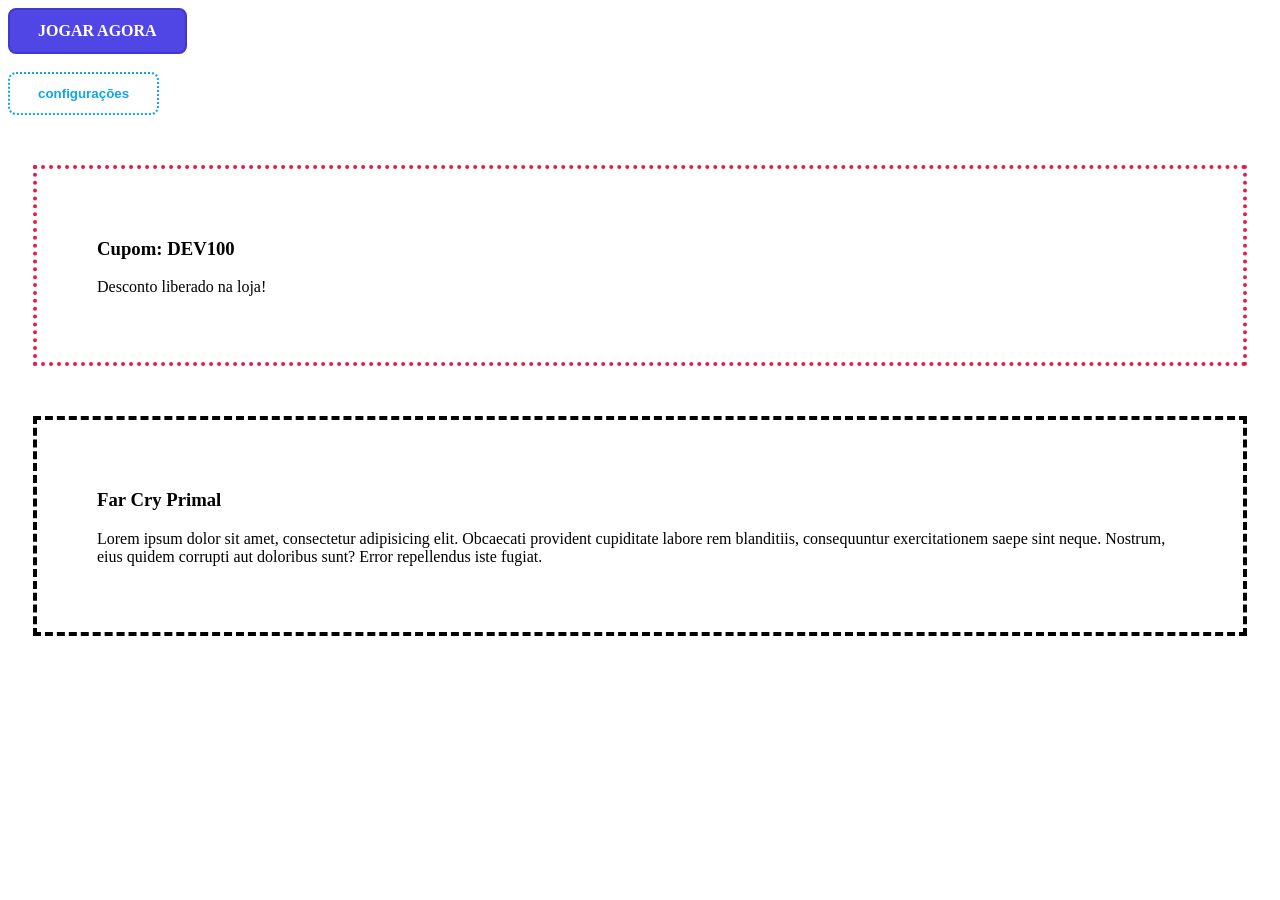
<file: CSS/box-model/index.html>
<!DOCTYPE html>
<html lang="en">
<head>
    <meta charset="UTF-8">
    <meta name="viewport" content="width=device-width, initial-scale=1.0">
    <title>Document</title>
    <link rel="stylesheet" href="style.css">
</head>
<body>

    <a href="#" class="btn-neon">
        JOGAR AGORA
    </a>
    <br></br>
        <button class="btn-secundario">
            configurações

        </button>

    <div class="cupom-gamer">
        <h3>
            Cupom: DEV100
        </h3>
        <p>
            Desconto liberado na loja!
        </p>
    </div>
    <div class="jogo-mais-vendido">
        <h3>
            Far Cry Primal
        </h3>
        <p>
            Lorem ipsum dolor sit amet, consectetur adipisicing elit. Obcaecati provident cupiditate labore rem blanditiis, consequuntur exercitationem saepe sint neque. Nostrum, eius quidem corrupti aut doloribus sunt? Error repellendus iste fugiat.
        </p>
    </div>
</body>
</html>
</file>
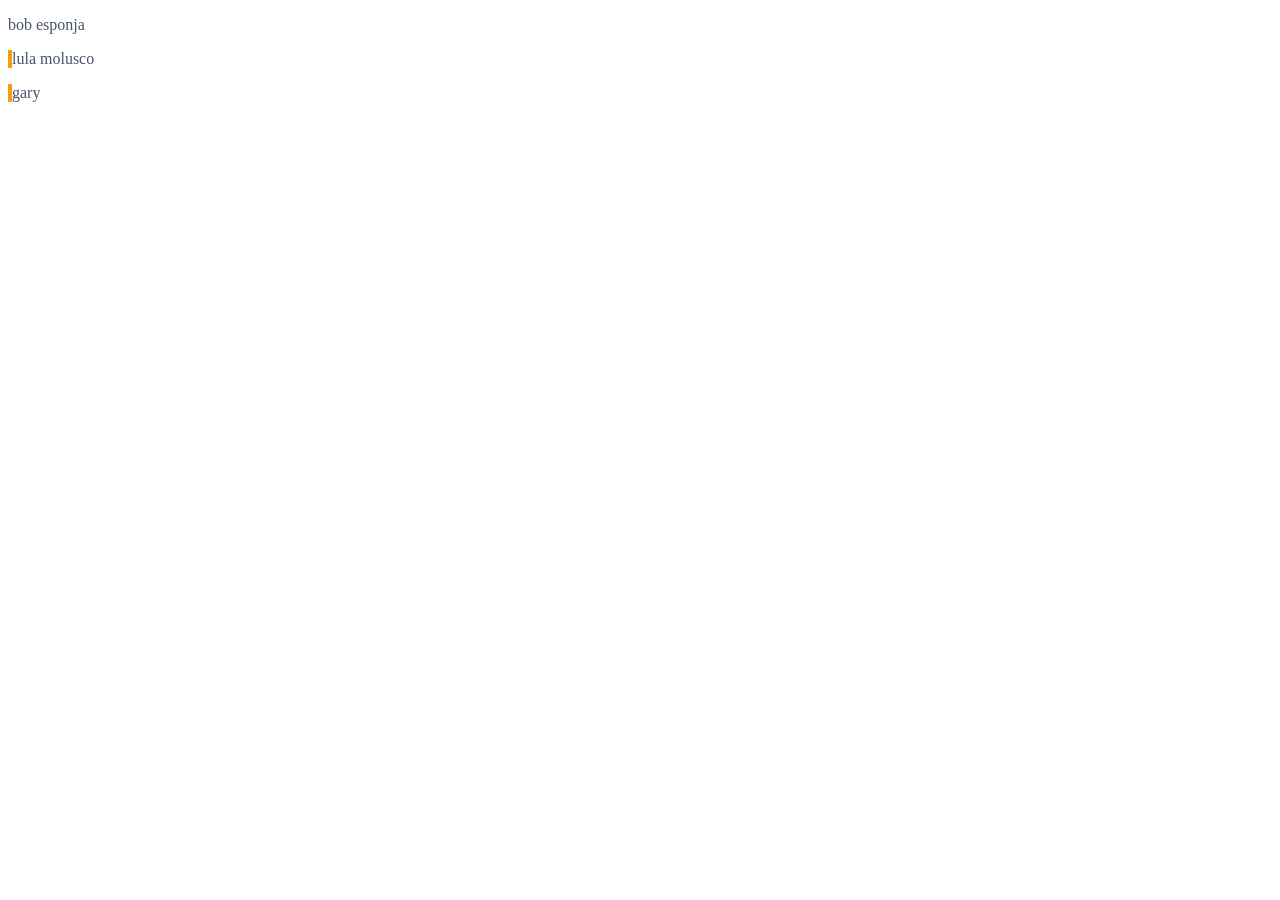
<file: CSS/seletores/index.html>
<!DOCTYPE html>
<html lang="en">
<head>
    <meta charset="UTF-8">
    <meta name="viewport" content="width=device-width, initial-scale=1.0">
    <title>Seletores</title>
    <style>
        /* Estilizando com tag*/
    p{
        color:#475569;
        font-size: 16px;

    }
    /* Estilizando com class */
    .card-alerta{
        border-left: 4px solid #f59e0b;
    }
    /* Estilizando com ID */
     #player-principal{
            background-color: #fef08a;
        }


    </style>
</head>
<body>
    <p>
        bob esponja
    </p>
    <p class="card-alerta">
        lula molusco
    </p>
    <p class="card-alerta">
        gary
    </p>
</body>
</html>
</file>
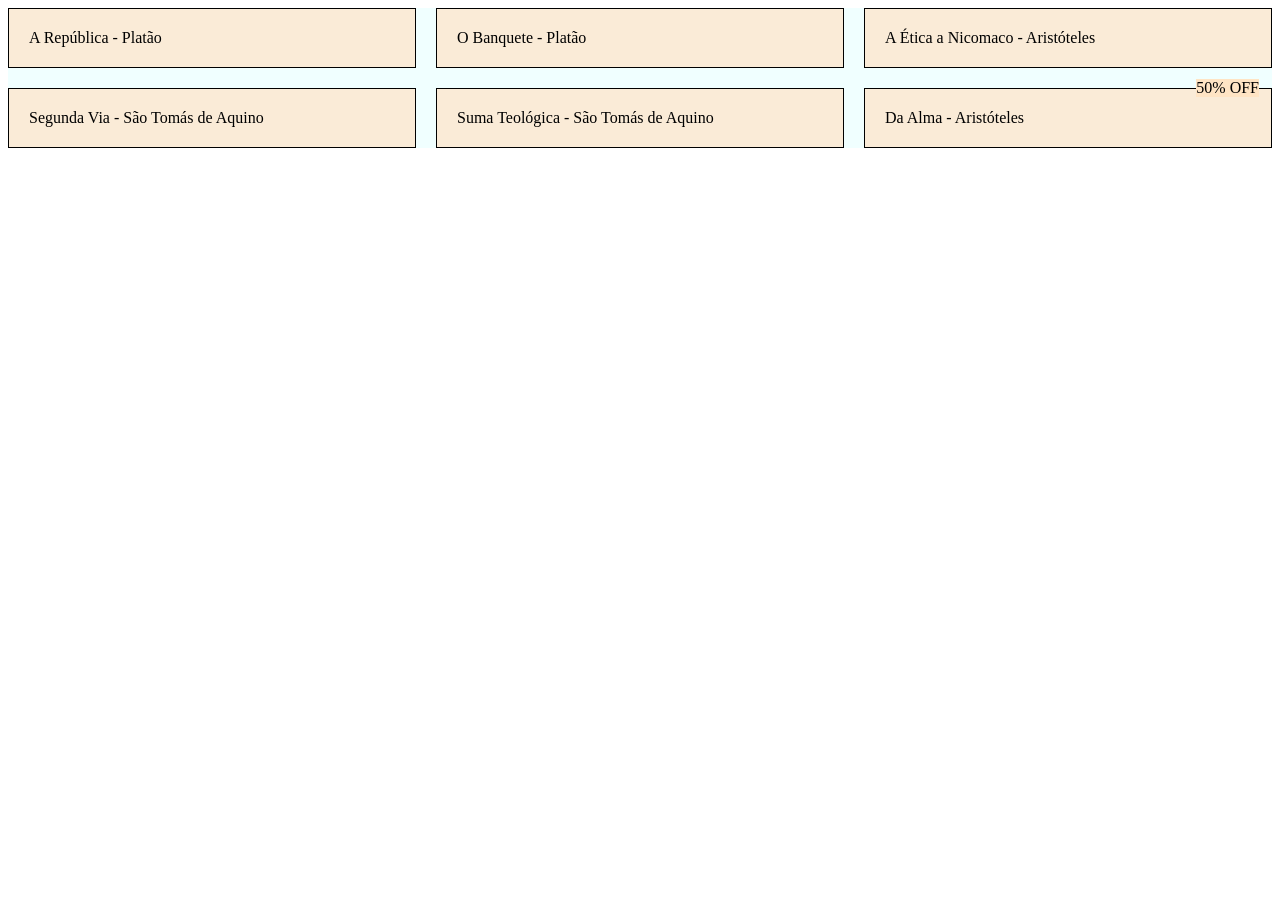
<file: CSS/display/display-grid.html>
<!DOCTYPE html>
<html lang="en">
<head>
    <meta charset="UTF-8">
    <meta name="viewport" content="width=device-width, initial-scale=1.0">
    <title>Display Grid</title>
    <style>
        /* CSS GRID (unidade "fr" = frção) */
        .vitrine-livros{
            background-color: azure;
            /* ria 3 colunas de larguras identicas */
            display: grid;
            grid-template-columns: repeat(3,1fr);
            gap: 20px;
        }
        .card-produto{
            background-color: antiquewhite;
            /* Essa opçaõ srve como um delimitador para o selo span "-50% OFF" */
            position: relative;
            padding: 20px;
            border: 1px solid;
        }
        .selo-oferta{
            /* Serve para o span selo oferta flutuar livrimente dentro da div */
            position: absolute;
            background-color: bisque;
            top: -10px;
            right: 12px;
            padding: 4px, 10px;
        }
    </style>
</head>
<body>
    <section class="vitrine-livros">
        <div  class="card-produto">A República - Platão</div>
        <div  class="card-produto">O Banquete - Platão</div>
        <div  class="card-produto">A Ética a Nicomaco - Aristóteles</div>
        <div  class="card-produto">Segunda Via - São Tomás de Aquino</div>
        <div  class="card-produto">Suma Teológica - São Tomás de Aquino</div>
        <div  class="card-produto">
        <span class="selo-oferta">
            50% OFF
        </span>
        Da Alma - Aristóteles
    </div>
    </section>
</body>
</html>
</file>
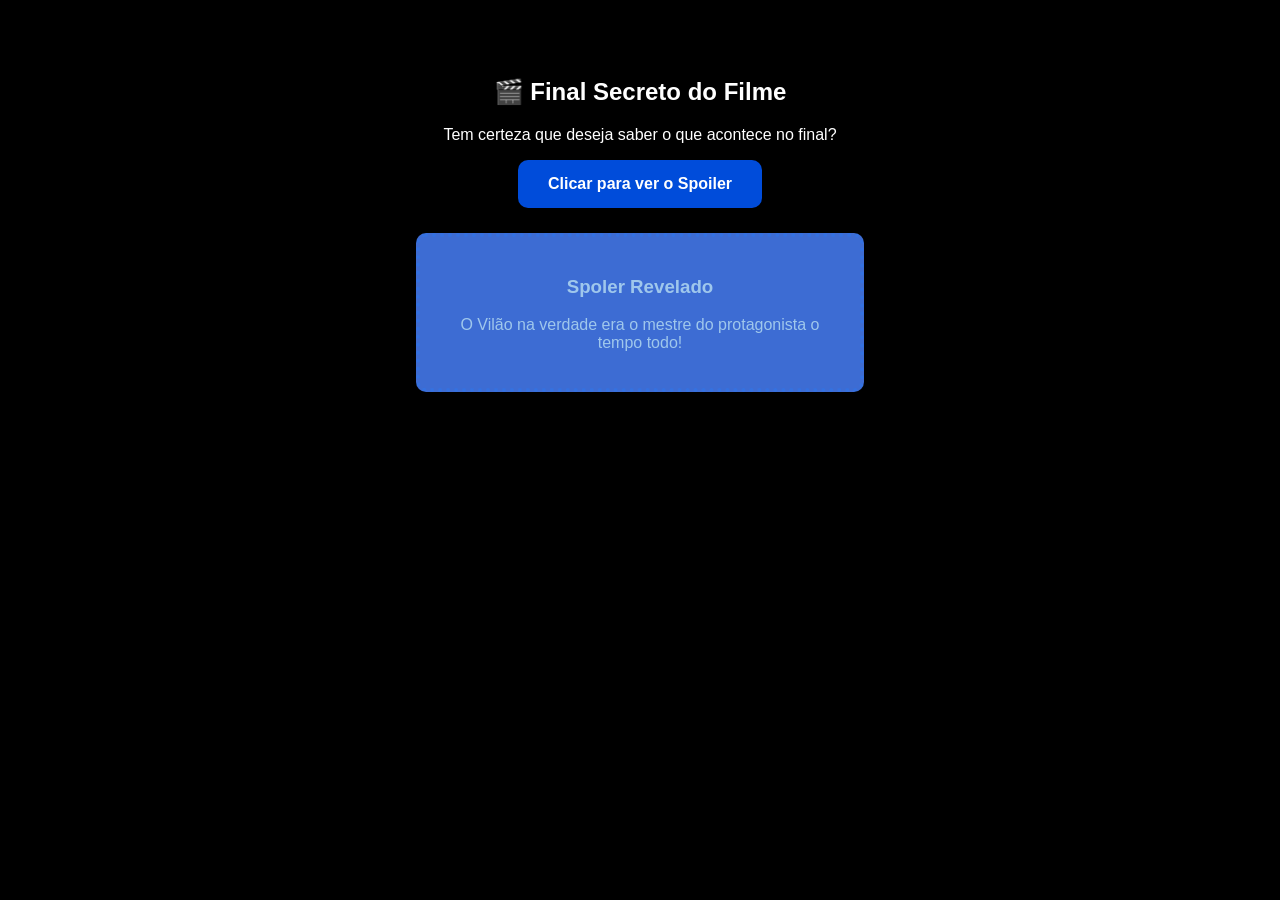
<file: CSS/display/display-none.html>
<!DOCTYPE html>
<html lang="en">
<head>
    <meta charset="UTF-8">
    <meta name="viewport" content="width=device-width, initial-scale=1.0">
    <title>Spoiler Filmeh2</title>
    <style>
        body{
            background-color: #000000;
            color: white;
            font-family: Arial, sans-serif;
            text-align: center;
            padding-top: 50px;
        }

        /* Estilizando o botão de Spoiler com (Box model + Hover) */

        .botao-spoiler{
            background-color: #004cda;
            color: white;
            border: none;
            /* Plástico-bolha interno para engordar o botão */
            padding: 15px 30px;
            font-size: 16px;
            font-weight: bold;
            border-radius: 10px;
            cursor: pointer;
            transition: 0.3s;
        }

        .botao-spoiler:hover{
            background-color: #3571e0;
            /*  Dá um leve zoom ao passar o mouse */
            transform: scale(1.05);
        }

        .caixa-secreta{
            max-width: 400px;
            margin: 25px auto;
            padding: 20px;
            background-color: rgb(61, 108, 211);
            color: rgb(159, 199, 236);
            border: 4px dotted #3571e0;
            border-radius: 10px;
        }

        .escondido{
            display: none;
        }
    </style>




</head>
<body>
    <h2> 🎬 Final Secreto do Filme </h2>
    <p>Tem certeza que deseja saber o que acontece no final?</p>

    <button class="botao-spoiler" onclick="revelarSpoiler()">
        Clicar para ver o Spoiler
    </button>

    <div id="meu-spoiler" class="caixa-secreta">
        <h3>Spoler Revelado</h3>
        <p>O Vilão na verdade era o mestre do protagonista o tempo todo!</p>
    </div>
    <script>
        function revelarSpoiler(){
            // Encontra o elemento pelo ID
            const caixa = document.getElementById
            ('meu-spoiler')

            // Se tem a class "escondido" oculta, se não tem desoculta
            caixa.classList.toggle('escondido')
        }
    </script>

</body>
</html>
</file>
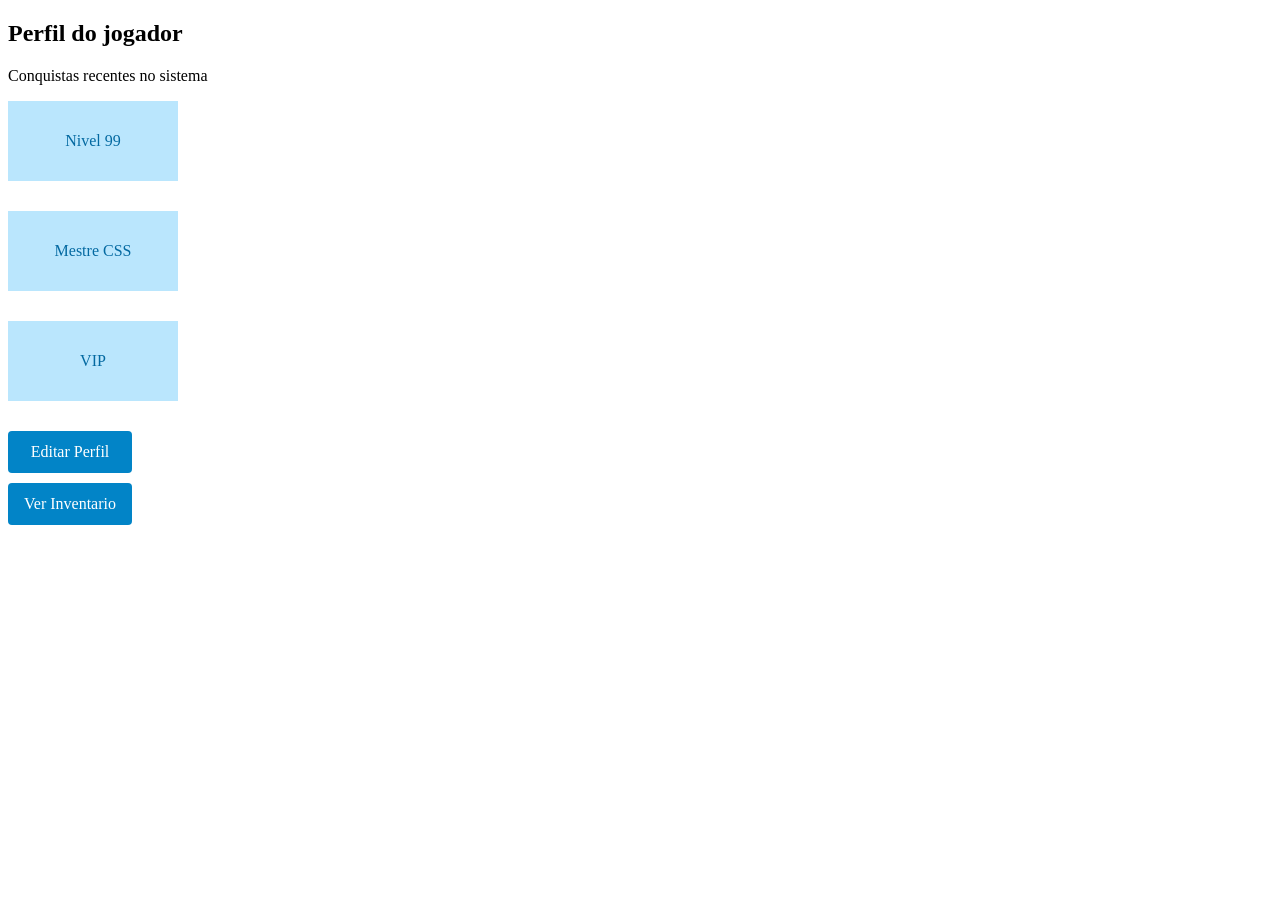
<file: CSS/display/display.html>
<!DOCTYPE html>
<html lang="en">
<head>
    <meta charset="UTF-8">
    <meta name="viewport" content="width=device-width, initial-scale=1.0">
    <title>Display</title>
    <style>
        .badge{
            display: flex;
            background-color: #bae6fd;
            color: #0369a1;
            padding: 10px;
            /*  Tentativa de definir um tamanho rigido */
            width: 150px;
            height: 60px;
            /* Tentativa de espaçamnto vertical */
            margin-bottom: 30px;
            justify-content: center;
            align-items: center;

        }

        .btn-acao{
            display: block;
            width: 100px;
            background-color: #0284c7;
            color: white;
            padding: 12px;
            margin-top: 10px;
            text-align: center;
            text-decoration: none;
            border-radius: 4px;
            align-items: center;
        }
        .alerta-sistema{
            background-color: #fef08a;
            color: #854d0e;
            padding: 15px;
            margin-top: 20px;
            border: 1px solid #facc15;

            /* A linha abixo ativa o modo fantasma do aviso */
            display: none;
        }


    </style>
</head>
<body>
    <div class="card-perfil">
        <h2>Perfil do jogador</h2>
        <p>Conquistas recentes no sistema</p>

        <!-- Conquistas (Badges) -->
        <span class="badge"> Nivel 99</span>
        <span class="badge"> Mestre CSS</span>
        <span class="badge"> VIP</span>

        <!-- Ações do Perfil -->
         <a href="#" class="btn-acao">Editar Perfil</a>
         <a href="#" class="btn-acao">Ver Inventario</a>
       

         <!-- alerta -->
          <div class="alerta-sistema">Manutenção programada</div>
            
    </div>
</body>
</html>
</file>
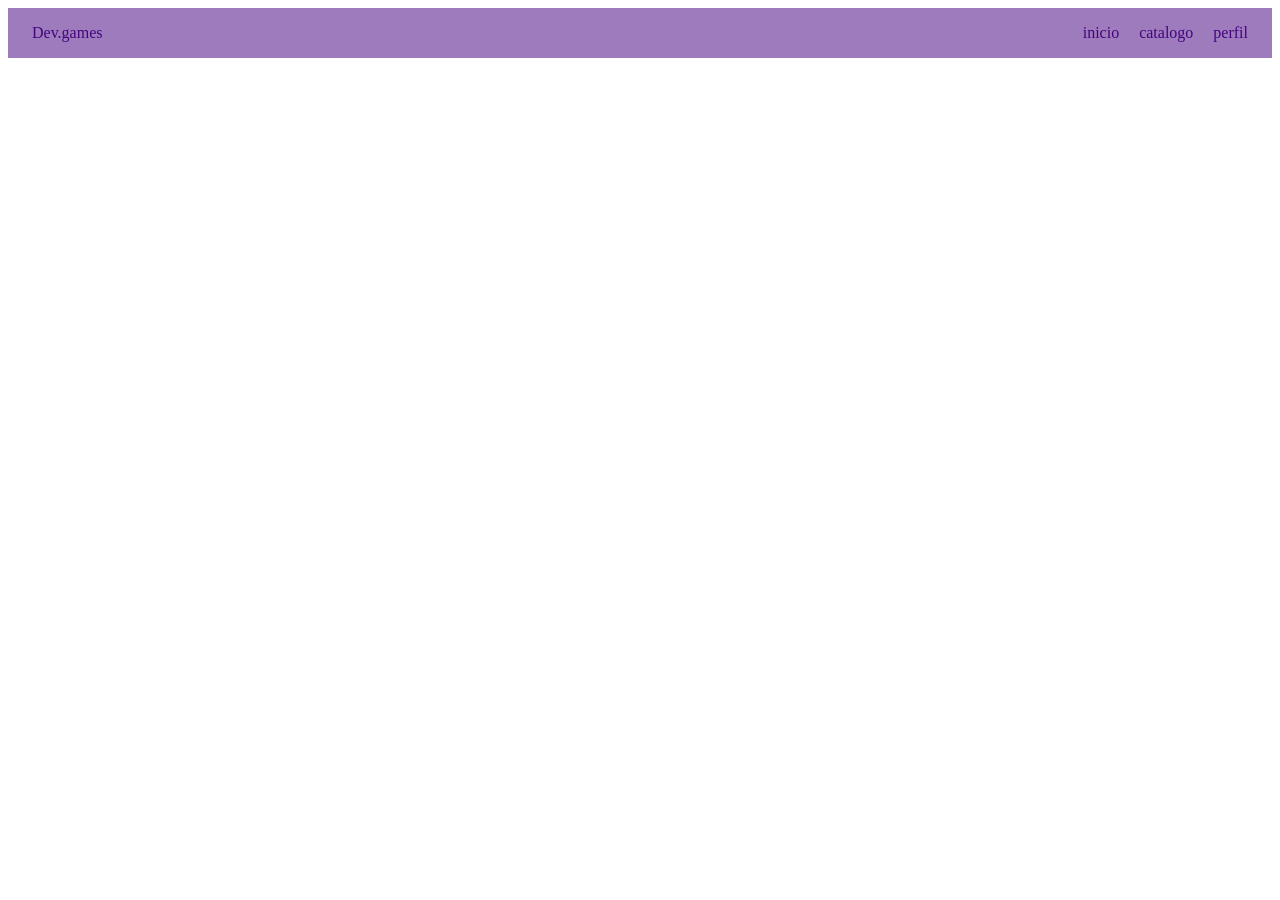
<file: CSS/display/justify.html>
<!DOCTYPE html>
<html lang="en">
<head>
    <meta charset="UTF-8">
    <meta name="viewport" content="width=device-width, initial-scale=1.0">
    <title>Justify </title>
    <style>
        .navbar-gamer{
/* Ativa o flex box para o elemento pai header */
            display: flex;
            /* coloca o primeiro filho div na esquerda e o outro filho div a diretia */
            justify-content:space-between;
            align-items:
            center ;
            height: 50px;
            background-color: rgb(157, 123, 189);
            padding: 0px 24px;
            color: rgb(70, 4, 124);
        }
        .menu-links{
            display: flex;
            gap: 20px;
        }
        a{
            color: rgb(70, 4, 124);
            text-decoration: none;
        }
        .teste{
            background-color: rgb(228, 199, 255);
            display: flex;
            /* coloca o primeiro filho div na esquerda e o outro filho div a diretia */
            justify-content:space-around;
            align-items:
            center ;
            height: 100px;
            margin: 10px 0px;
            color: rgb(157, 123, 189);
        }

        .jog-principal{
            display: flex;
            justify-content: center;
            align-items: center;
            background-color: rgb(70, 4, 114);
            height: 300px;
            margin: 10px 0;
        }
        p{
            color: white;
            font-weight: bold;
        }
    </style>
</head>
<body>
    <header class="navbar-gamer">
        <div class="logo">Dev.games</div>
        <nav class="menu-links">
        <a href="">inicio </a>
        <a href="">catalogo</a>
        <a href="">perfil</a></nav>
    </header>
    <div class="jogo-principal">
        <p>
            God of War
        </p>
    </div>
</body>
</html>
</file>
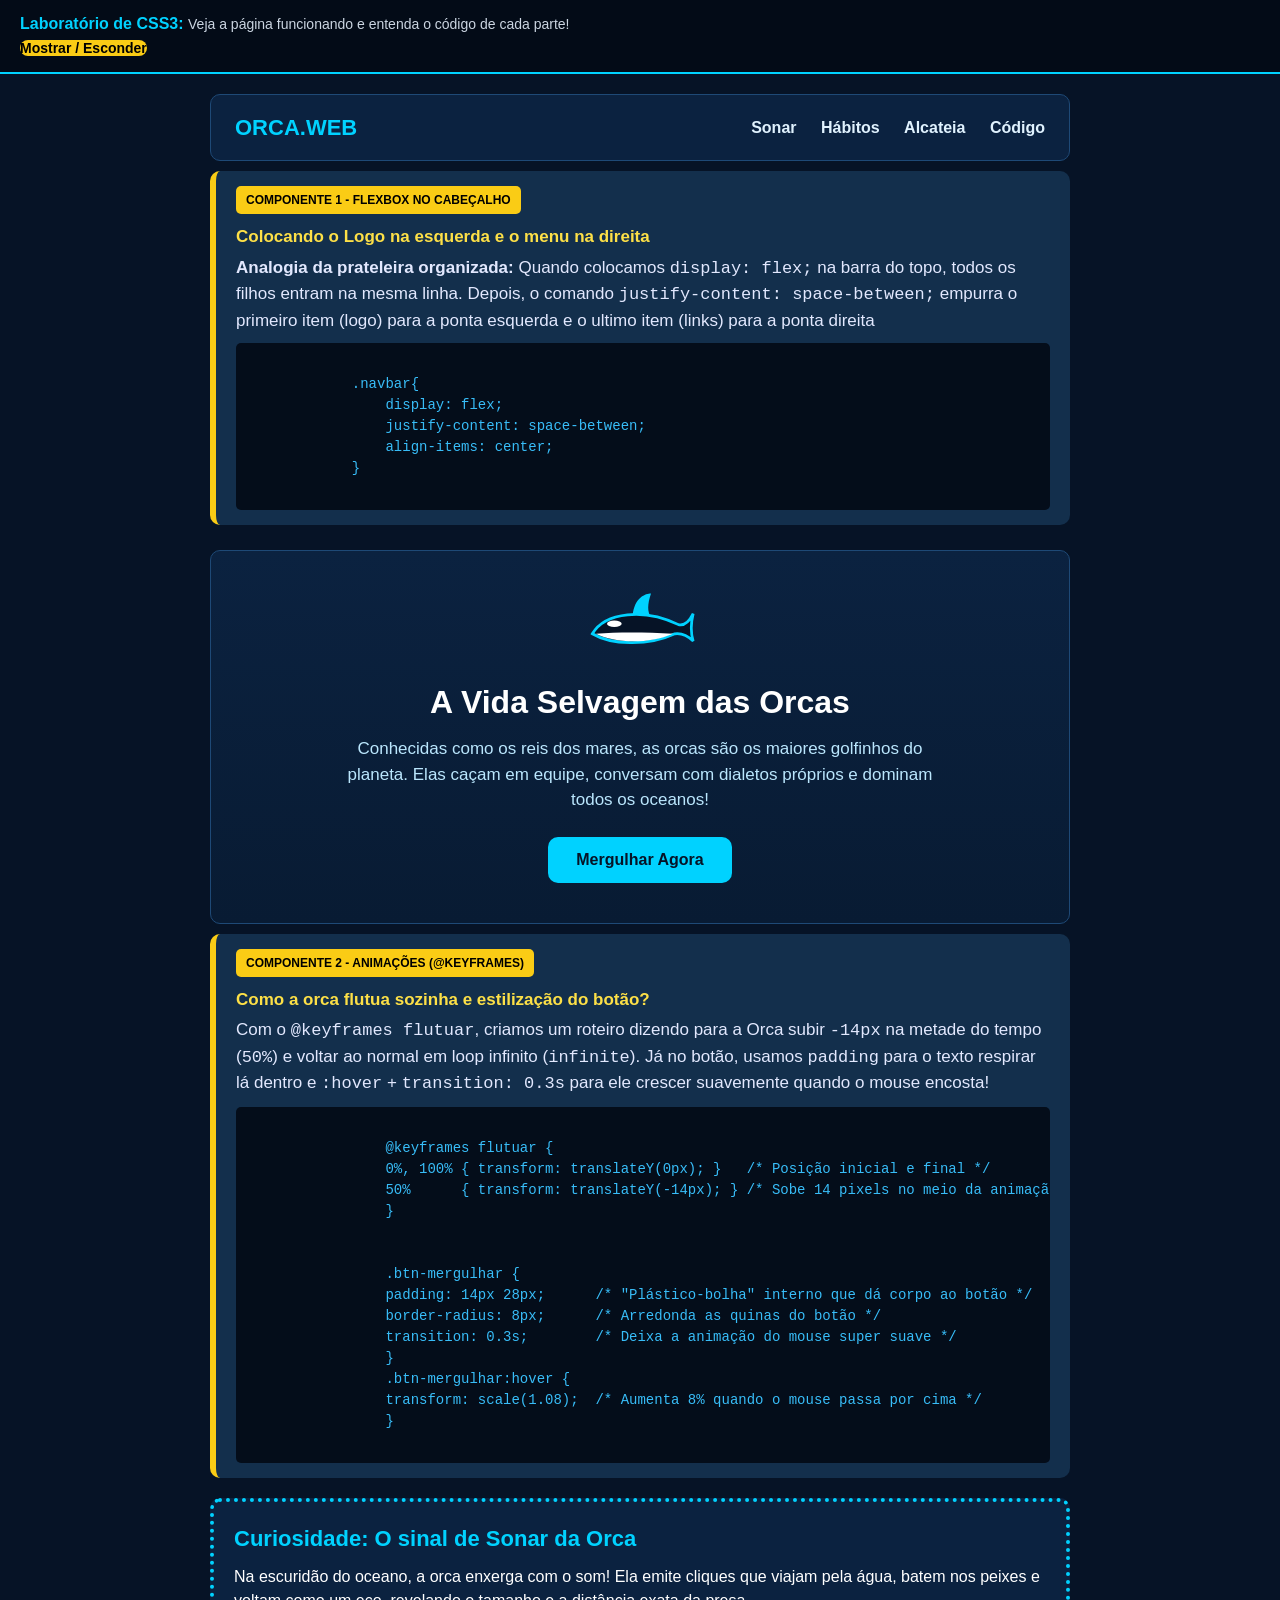
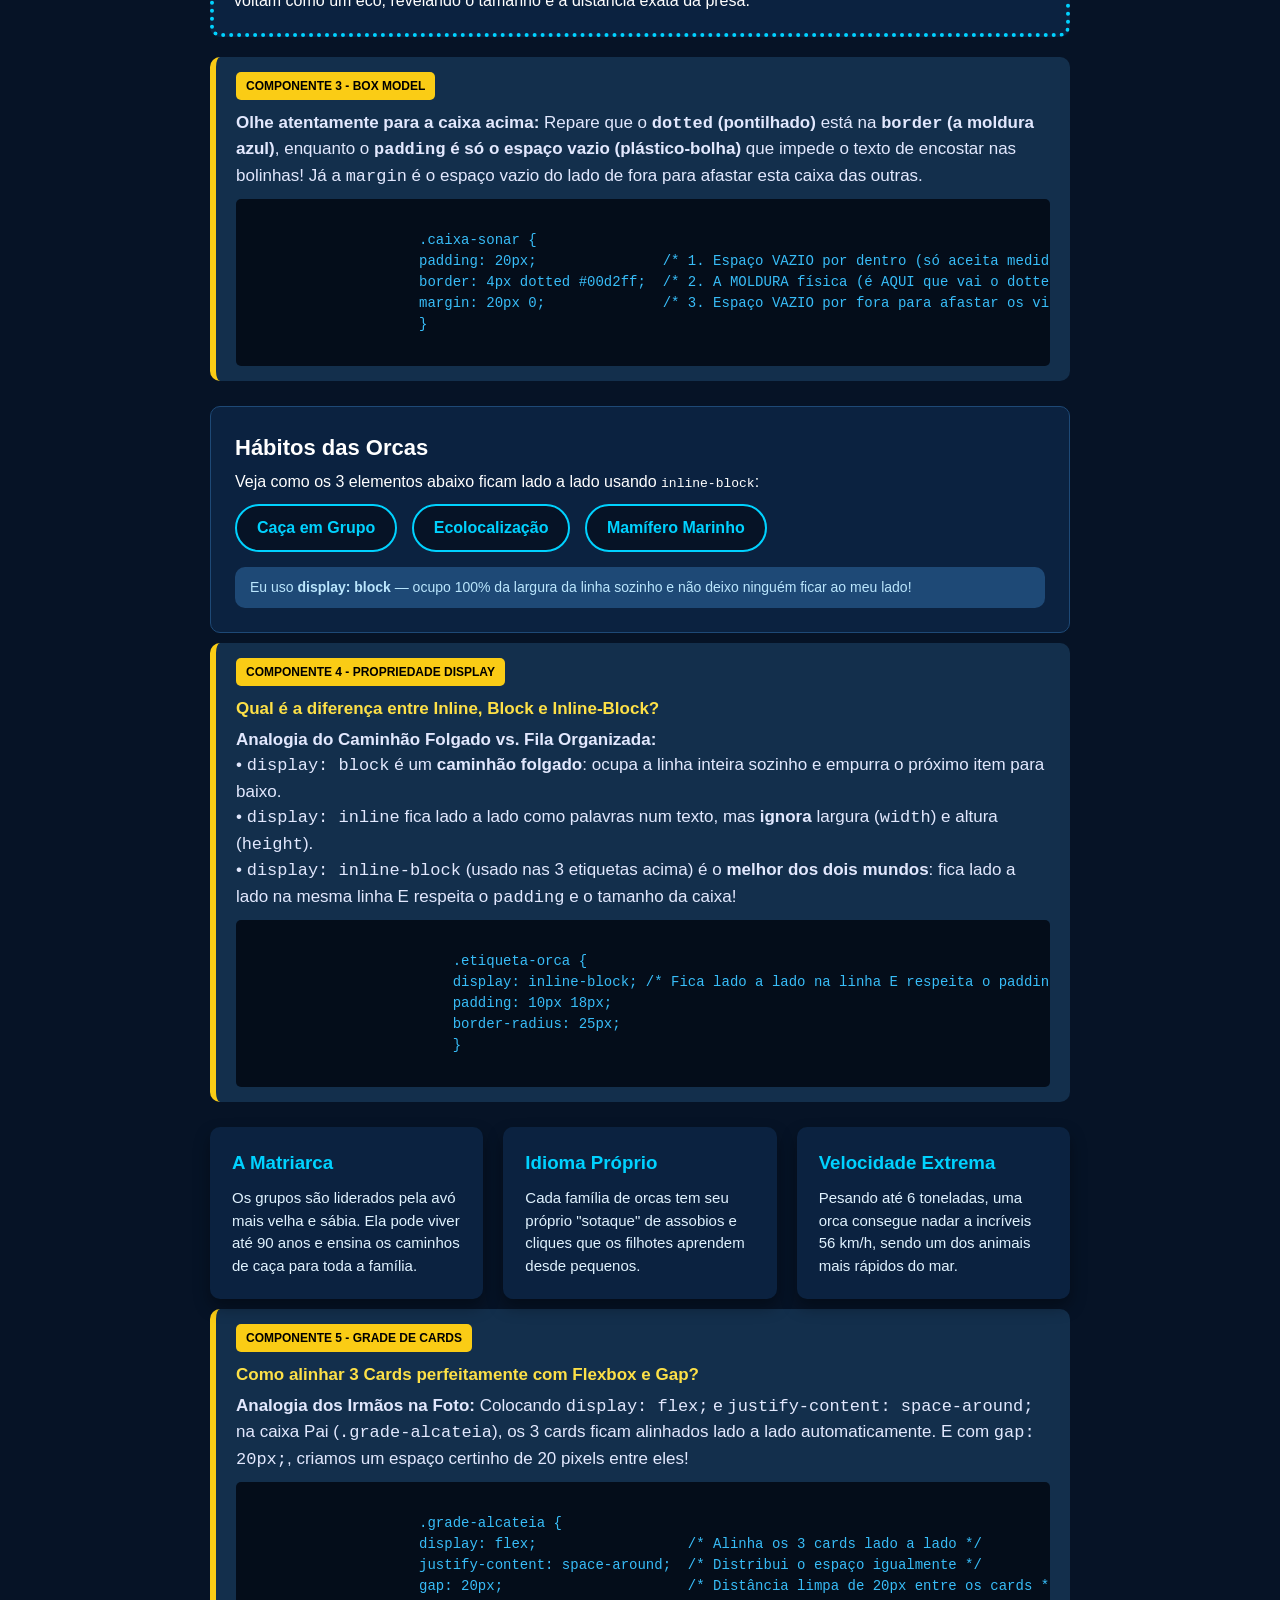
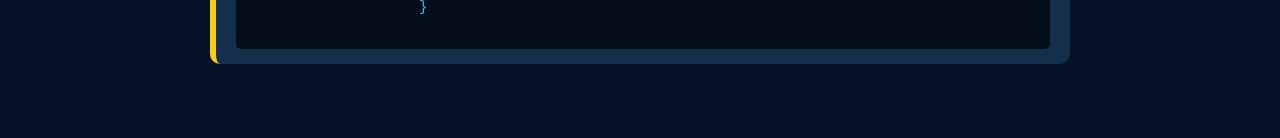
<file: CSS/web-site/web-site.html>
<!DOCTYPE html>
<html lang="en">
<head>
    <meta charset="UTF-8">
    <meta name="viewport" content="width=device-width, initial-scale=1.0">
    <title>Orcas: Vida Selvagem</title>
    <link rel="stylesheet" href="style.css">
</head>
<body>
    <!-- Barra fixa no topo com botão mostrar / esconder explicações -->
    <div class="barra-fixa">
        <div>
            <strong style="color: #00d2ff;"> Laboratório de CSS3:</strong>
            <span style="font-size: 14px; color: #cbd5e1;">Veja a página funcionando e entenda o código de cada parte!</span>
        </div>
        <button id="btnToggle" class="btn-alternar-explicacoes" onclick="alternarExplicacoes()">
            Mostrar / Esconder
        </button>
    </div>
    
    <!-- Cabeçalho (navbar) -->
    <div class="container-pagina">
        <header class="navbar">
            <div class="logo">ORCA.WEB</div>
            <nav class="menu-links">
                <a href="#sonar">Sonar</a>
                <a href="#habitos">Hábitos</a>
                <a href="alcateia">Alcateia</a>
                <a href="vscode">Código</a>
            </nav>
        </header>


        <!-- Explicações Componente 1 -->
         <div class="explicacao-css">
            <span class="tag-componente">Componente 1 - Flexbox no Cabeçalho</span>
            <h4>Colocando o Logo na esquerda e o menu na direita</h4>
            <p>
                <strong>Analogia da prateleira organizada:</strong> Quando colocamos <code>display: flex;</code> na barra do topo, todos os filhos entram na mesma linha. Depois, o comando <code>justify-content: space-between;</code> empurra o primeiro item (logo) para a ponta esquerda e o ultimo item (links) para a ponta direita
            </p>
            <div class="bloco-codigo">
            .navbar{
                display: flex; 
                justify-content: space-between;
                align-items: center;
            }
            </div>
         </div>


         <!-- Componente 2 -banner principal -->
          <section class="hero-banner">
            <!-- Código SVG simples de uma ORCA -->
             <div class="orca-icone">
                <svg class="icone-svg" width="110" height="70" viewBox="0 0 120 75" fill="none" xmlns="http://www.w3.org/2000/svg">
                    <!-- Nadadeira Dorsal -->
                    <path d="M52 26 C54 6, 66 2, 72 2 C68 14, 68 22, 72 28 Z" fill="#00d2ff"/>
                    <!-- Corpo da Orca -->
                    <path d="M8 46 C22 22, 65 18, 102 36 C110 38, 115 30, 118 24 C115 36, 115 44, 118 54 C112 48, 106 45, 98 46 C68 60, 28 58, 8 46 Z" fill="#061326" stroke="#00d2ff" stroke-width="3"/>
                    <!-- Mancha Branca do Olho e Barriga -->
                    <ellipse cx="32" cy="35" rx="8" ry="3.5" fill="#ffffff"/>
                    <path d="M12 46 C35 44, 65 44, 96 46 C68 58, 32 56, 12 46 Z" fill="#ffffff"/>
                </svg>
             </div>


             <h1>A Vida Selvagem das Orcas</h1>
             <p>
                    Conhecidas como os reis dos mares, as orcas são os maiores golfinhos do planeta. Elas caçam em equipe, conversam com dialetos próprios e dominam todos os oceanos!
             </p>


             <button class="btn-mergulhar" onclick="document.getElementById('sonar').scrollIntoView({behavior:'smooth'}) ">
                Mergulhar Agora
             </button>
          </section>


          <!-- Explicação do componente 2 -->
           <div class="explicacao-css">
            <span class="tag-componente"> Componente 2 - Animações (@Keyframes)</span>
            <h4>Como a orca flutua sozinha e estilização do botão?</h4>
            <p>
                Com o <code>@keyframes flutuar</code>, criamos um roteiro dizendo para a Orca subir <code>-14px</code> na metade do tempo (<code>50%</code>) e voltar ao normal em loop infinito (<code>infinite</code>). Já no botão, usamos <code>padding</code> para o texto respirar lá dentro e <code>:hover</code> + <code>transition: 0.3s</code> para ele crescer suavemente quando o mouse encosta!
            </p>
            <div class="bloco-codigo">
                @keyframes flutuar {
                0%, 100% { transform: translateY(0px); }   /* Posição inicial e final */
                50%      { transform: translateY(-14px); } /* Sobe 14 pixels no meio da animação */
                }


                .btn-mergulhar {
                padding: 14px 28px;      /* "Plástico-bolha" interno que dá corpo ao botão */
                border-radius: 8px;      /* Arredonda as quinas do botão */
                transition: 0.3s;        /* Deixa a animação do mouse super suave */
                }
                .btn-mergulhar:hover {
                transform: scale(1.08);  /* Aumenta 8% quando o mouse passa por cima */
                }
            </div>
           </div>


           <!-- Componente 3 -->
            <section id="sonar" class="caixa-sonar">
                <h2>Curiosidade: O sinal de Sonar da Orca </h2>
                <p>
                    Na escuridão do oceano, a orca enxerga com o som! Ela emite cliques que viajam pela água, batem nos peixes e voltam como um eco, revelando o tamanho e a distância exata da presa.
                </p>
            </section>


            <!-- Explicação do componente 3 -->
             <div class="explicacao-css">
                <span class="tag-componente"> Componente 3 - Box Model</span>
                <p>
                <strong> Olhe atentamente para a caixa acima:</strong> Repare que o <strong><code>dotted</code> (pontilhado)</strong> está na <strong><code>border</code> (a moldura azul)</strong>, enquanto o <strong><code>padding</code> é só o espaço vazio (plástico-bolha)</strong> que impede o texto de encostar nas bolinhas! Já a <code>margin</code> é o espaço vazio do lado de fora para afastar esta caixa das outras.
                </p>
                <div class="bloco-codigo">
                    .caixa-sonar {
                    padding: 20px;               /* 1. Espaço VAZIO por dentro (só aceita medidas!) */
                    border: 4px dotted #00d2ff;  /* 2. A MOLDURA física (é AQUI que vai o dotted!) */
                    margin: 20px 0;              /* 3. Espaço VAZIO por fora para afastar os vizinhos */
                    }
                </div>
             </div>


             <!-- Componente 4 -->
              <section id="habitos" class="secao-habitos">
                <h2 style="color: #ffffff; font-size: 22px; margin-bottom: 6px;">Hábitos das Orcas</h2>
                <p>
                    Veja como os 3 elementos abaixo ficam lado a lado usando <code>inline-block</code>:
                </p>
                <!-- 3 componentes com inline-block -->
                <span class="etiqueta-orca">Caça em Grupo</span>
                <span class="etiqueta-orca">Ecolocalização</span>
                <span class="etiqueta-orca">Mamífero Marinho</span>


                <!-- Caixa com display: block -->
                 <div class="exemplo-block-folgado">
                    Eu uso <strong>display: block</strong> — ocupo 100% da largura da linha sozinho e não deixo ninguém ficar ao meu lado!
                 </div>
              </section>


              <!-- Explicação componente 4 -->
               <div class="explicacao-css">
                <span class="tag-componente">Componente 4 - Propriedade Display </span>
                <h4>Qual é a diferença entre Inline, Block e Inline-Block?</h4>
                <p>
                    <strong> Analogia do Caminhão Folgado vs. Fila Organizada:</strong><br>
                    • <code>display: block</code> é um <strong>caminhão folgado</strong>: ocupa a linha inteira sozinho e empurra o próximo item para baixo.<br>
                    • <code>display: inline</code> fica lado a lado como palavras num texto, mas <strong>ignora</strong> largura (<code>width</code>) e altura (<code>height</code>).<br>
                    • <code>display: inline-block</code> (usado nas 3 etiquetas acima) é o <strong>melhor dos dois mundos</strong>: fica lado a lado na mesma linha E respeita o <code>padding</code> e o tamanho da caixa!
                </p>
                <div class="bloco-codigo">
                        .etiqueta-orca {
                        display: inline-block; /* Fica lado a lado na linha E respeita o padding! */
                        padding: 10px 18px;
                        border-radius: 25px;
                        }
                </div>
            </div>




            <!-- Componente 5 -->
             <section id="alcateia" class="grade-alcateia">
                <div class="card-orca">
                    <h3>A Matriarca</h3>
                    <p>Os grupos são liderados pela avó mais velha e sábia. Ela pode viver até 90 anos e ensina os caminhos de caça para toda a família.</p>
                </div>


                <div class="card-orca">
                    <h3>Idioma Próprio</h3>
                    <p>Cada família de orcas tem seu próprio "sotaque" de assobios e cliques que os filhotes aprendem desde pequenos.</p>
                </div>


                <div class="card-orca">
                    <h3>Velocidade Extrema</h3>
                    <p>Pesando até 6 toneladas, uma orca consegue nadar a incríveis 56 km/h, sendo um dos animais mais rápidos do mar.</p>
                </div>
             </section>


             <!-- Explicação componente 5 -->
             <div class="explicacao-css">
                <span class="tag-componente">Componente 5 - Grade de Cards </span>
                <h4>Como alinhar 3 Cards perfeitamente com Flexbox e Gap?</h4>
                <p>
                    <strong> Analogia dos Irmãos na Foto:</strong> Colocando <code>display: flex;</code> e <code>justify-content: space-around;</code> na caixa Pai (<code>.grade-alcateia</code>), os 3 cards ficam alinhados lado a lado automaticamente. E com <code>gap: 20px;</code>, criamos um espaço certinho de 20 pixels entre eles!
                </p>
                <div class="bloco-codigo">
                    .grade-alcateia {
                    display: flex;                  /* Alinha os 3 cards lado a lado */
                    justify-content: space-around;  /* Distribui o espaço igualmente */
                    gap: 20px;                      /* Distância limpa de 20px entre os cards */
                    }
                </div>
             </div>
    </div>

    <script>
        function alternarExplicacoes(){
            document.body.classList.toggle('esconder-explicacoes')
            var btn = document.getElementById('btnToggle');
            if (document.body.classList.contains('esconder-explicacoes')) {
                btn.textContent = 'Mostrar / Esconder Explicações CSS (Oculto)'
            }else{
                btn.textContent = 'Mostrar / Esconder Explicações CSS (Visivel)'
            }

        }
    </script>


</body>
</html>
</file>
<file: CSS/box-model/style.css>
*{
    box-sizing: border-box;
}

.cupom-gamer{
    border: 4px dotted #e11d48;
    padding: 50px 60px;
    margin: 50px 25px auto ;
}
.jogo-mais-vendido{
    border: 4px dashed;
    padding: 50px 60px;
    margin: 50px 25px auto;
}
.btn-neon{
    /* Permitir aplicar o padding e largura com segurança */
    display: inline-block;
    /*  Cor do fundo  */
    background-color: #4f46e5;
    /* Cor do texto do botão */
    color: #ffffff;
    /*  Formato retangular espaçado para o clique */
    padding: 12px 28px;
    /* Borda sutil de acabamento */
    border: 2px solid #4338ca;
    /* Arredondar os cantos */
    border-radius: 8px;
    /* O negrito do texto */
    font-weight: 700; 
    /* Remove o sublinhado */
    text-decoration: none;
    /* Transforma o ponteiro do mouse em mãozinha de clique */
    cursor: pointer;
    /* Suavizar a mudança de cor e movimento */
    transition: all 0.2s ease;

}
.btn-neon:hover{
    /* Clareia o botão ao encostar o mouse */
    background-color: #6366f1;
    /* Faz o botão saltar  pixels para cima */
    transform: translateY(-3px);
}
.btn-neon:active{
    transform: translateY(1px);
}
.btn-secundario{
     display: inline-block;
     background-color: transparent;
     color: #0ea5e9;
     padding: 12px 28px;
     border: 2px dotted #0ea5e9;
     border-radius: 8px;
     font-weight: 700;
     text-decoration: none;
     cursor: pointer;
     transition: all 0.2s ease;
}
.btn-secundario:hover{
    border-style: solid;
    transform: translateY(-3px);
}
</file>
<file: CSS/web-site/style.css>
*{
    /* Impede que o padding engorde as "caixas" */
    box-sizing: border-box;
    margin: 0;
    padding: 0;
}




body{
    font-family: 'Segoe UI', Tahoma, Geneva, Verdana, sans-serif;
    background-color: #061326;
    color: #ffffff;
    line-height: 1.5;
    padding-bottom: 60px ;
}
.container-pagina {
    max-width: 900px;
    margin: 0 auto;
    padding: 20px;
}




/* Componente 1 - Cabeçalho */
.navbar{
    display: flex;
    justify-content: space-between;
    align-items: center;
    background-color: #0b2240;
    padding: 16px 24px;
    border-radius: 10px;
    border: 1px solid #1e4976;
}




.logo{
    font-size: 22px;
    font-weight: bold;
    color: #00d2ff;
}




.menu-links a{
    text-decoration: none;
    color: #e0f2fe;
    margin-left: 20px;
    font-weight: 600;
}
.menu-links a:hover{
    color: #00d2ff;
}




/* Componente 2 - Banner principal (Hero) */




/* Animação do icone da baleia */
@keyframes flutuar {
    0% {transform: translateY(0px);}
    50% {transform: translateY(-14px);}
    100% {transform: translateY(0px);}
}




@keyframes nadar-horizontal{
     0% {transform: translateX(40vh);} /* começar à direita*/
    100% {transform: translateX(-350px);}/* vai até o lado esquerdo */
}




.icone-svg{
    animation: nadar-horizontal 8s linear infinite;
}




.hero-banner{
    text-align: center;
    background: linear-gradient(180deg, #0b2240 0%, #081b33 100%);
    padding: 40px 20px;
    border-radius: 10px;
    margin-top: 25px;
    border: 1px solid #1e4976;
}




.orca-icone{
    display: inline-block;
    margin-bottom: 10px;
    animation: flutuar 3s ease-in-out infinite;
    
}




.hero-banner h1{
    font-size: 32px;
    color: #ffffff;
    margin-bottom: 10px;
}




.hero-banner p{
    color: #bae6fd;
    max-width: 600px;
    margin: 0 auto 24px auto;
    font-size: 17px;
}




.btn-mergulhar{
    background-color: #00d2ff;
    color: #061326;
    padding: 14px 28px;
    border: none;
    border-radius: 10px;
    font-size: 16px;
    font-weight: bold;
    cursor: pointer;
    transition: 0.3s;
}




.btn-mergulhar:hover{
    background-color: #ffffff;
    transform: scale(1.1);
}




/* componente 3 - box model */
.caixa-sonar{
    background-color: #0b2240;
    padding: 20px;
    border: 4px dotted #00d2ff;
    margin: 20px 0px;
    border-radius: 10px;
}




.caixa-sonar h2{
    color: #00d2ff;
    font-size: 22px;
    margin-bottom: 10px;
}








/*componente 4 - propriedade display  */




.secao-habitos{
    background-color: #0b2240;
    padding: 24px;
    border-radius: 10px;
    border: 1px solid #1e4976;
    margin-top: 25px;
}



.etiqueta-orca{
    display: inline-block;
    background-color: #061326;
    color: #00d2ff;
    padding: 10px 20px;
    margin: 10px 10px 0 0;
    border: 2px solid #00d2ff;
    border-radius: 25px;
    font-weight: bold;
}




.exemplo-block-folgado{
    display: block;
    background-color: #1e4976;
    color: #bae6fd;
    padding: 10px 15px;
    margin-top: 15px;
    border-radius: 10px;
    font-size: 14px;
}




/* componente 5 - grade de cards */








.grade-alcateia{
    display: flex;
    justify-content: space-around;
    gap: 20px;
    margin-top: 25px;
    flex-wrap: wrap;
}




.card-orca{
    flex: 1;
    min-width: 240px;
    background-color: #0b2240;
    padding: 22px;
    border-radius: 10px;
    box-shadow: 0 8px 16px rgba(0, 0, 0, 0.35);
}




.card-orca h3{
    color: #00d2ff;
    margin-bottom: 10px;
    font: 20px;
}




.card-orca p{
    color: #e0f2fe;
    font-size: 15px;
}


/* estilo dos elemntos da explicaçao */


.barra-fixa{
    position: sticky;
    top:0;
    z-index: 100;
    background-color: #030b17;
    border-bottom: 2px solid #00d2ff;
    padding: 12px 20px;
    display: felx;
    justify-content: space-between;
    align-items: center;
    flex-wrap:wrap ;
    gap: 10px;
}


.btn-alternar-explicacoes{
background-color: #facc15;
color: black;
border: none;
border-radius: 10px;
font-weight: bold;
font-size: 14px;
cursor: pointer;
}


.btn-alternar-explicacoes:hover{
    background-color: #facc15;
}
.explicacao-css{
    background-color: #132f4c;
    border-left: 6px solid #facc15;
    padding: 15px 20px;
    border-radius: 10px;
    margin-top: 10px;
    margin-bottom: 10px;
}


body .esconder-explicacoes .explicacao-css{
    display: none;


}


.tag-componente{
    display: inline-block;
    background-color: #facc15;
    color: black;
    font-weight: bold ;
    font-size: 12px;
    padding: 5px 10px;
    border-radius: 5px;
    text-transform: uppercase;
    margin-bottom: 10px;
}


.explicacao-css h4{
    color: #fde047;
    font-size: 17px;
    margin-bottom: 5px;
}


.explicacao-css p{
    color: #e2e8fe;
    font-size: 17px;
    margin-bottom: 10px;
}


.bloco-codigo{
    background-color: #040d1a;
    color: #38bdf8;
    padding: 10px 15px ;
    border-radius: 5px;
    font-family: 'Courier New', Courier, monospace ;
    font-size: 14px;
    overflow-x: auto;
    white-space: pre;
    margin-top: 10px;
}
</file>
